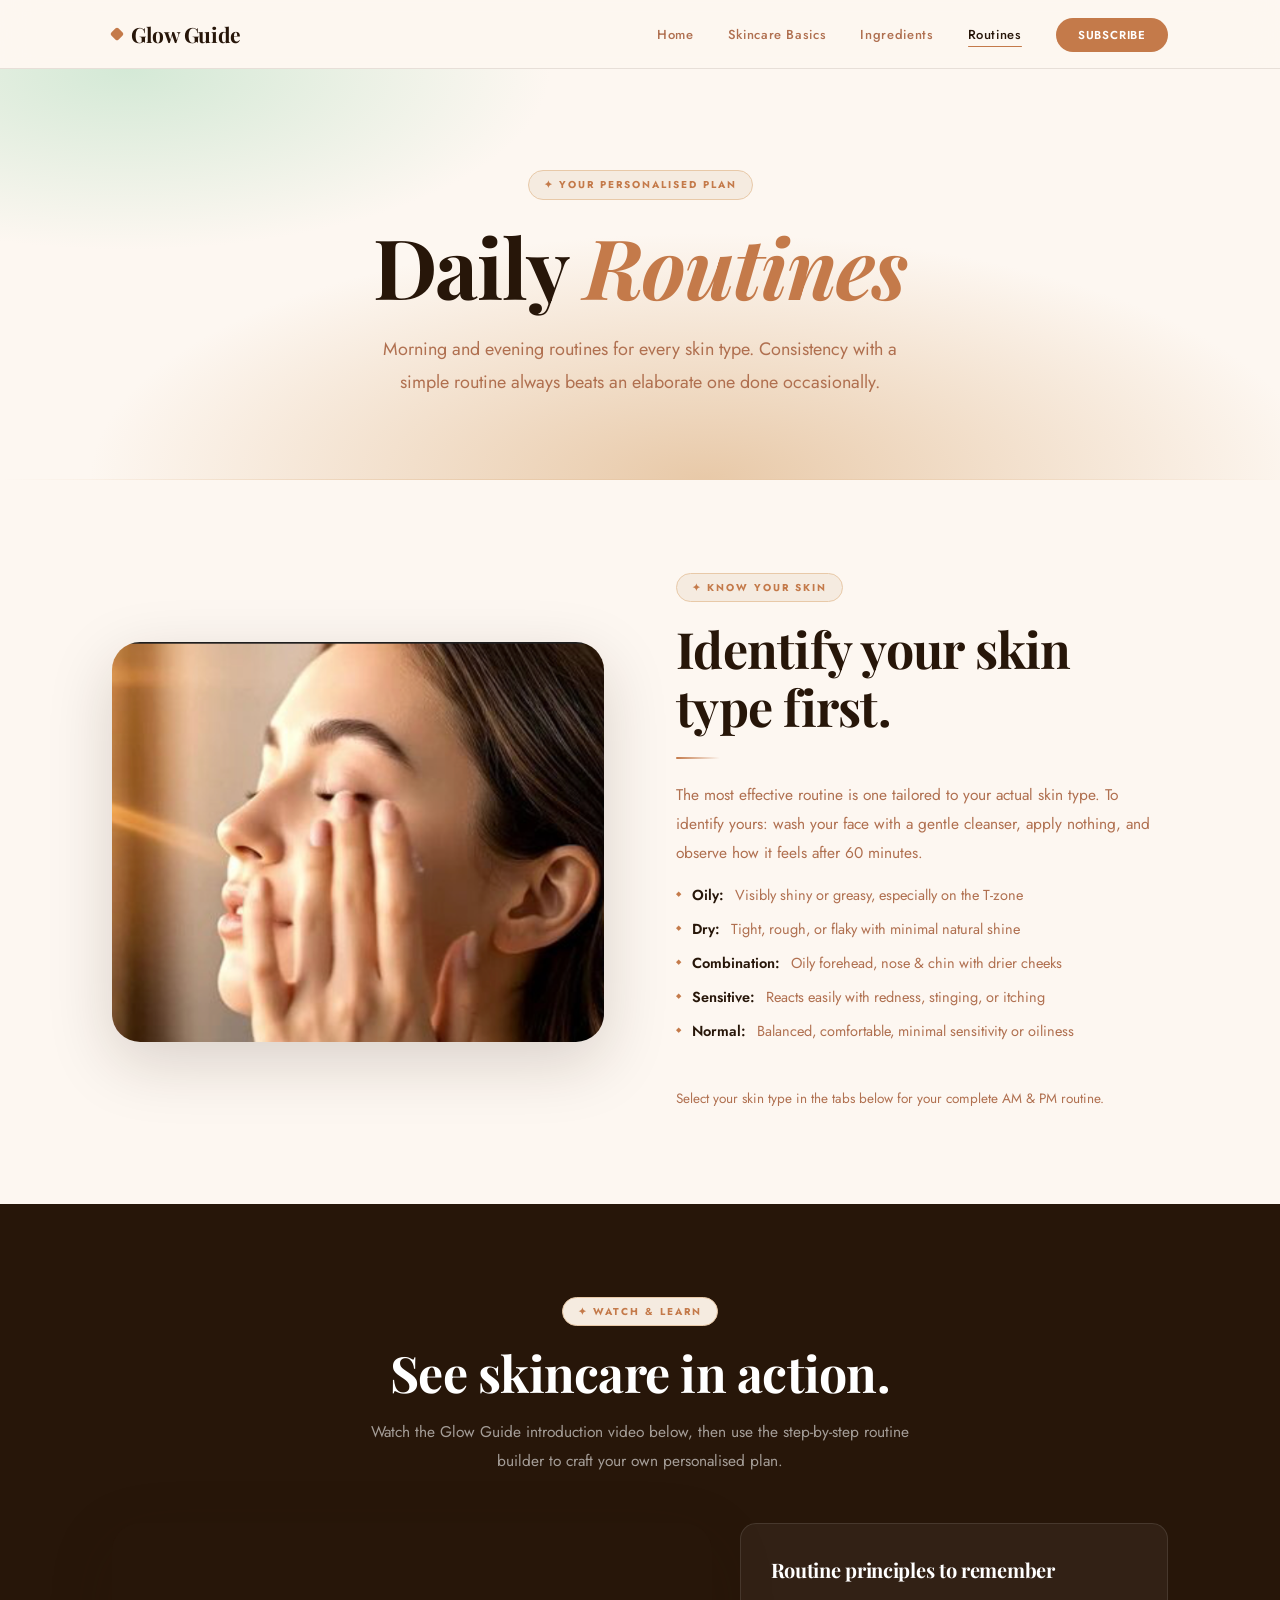
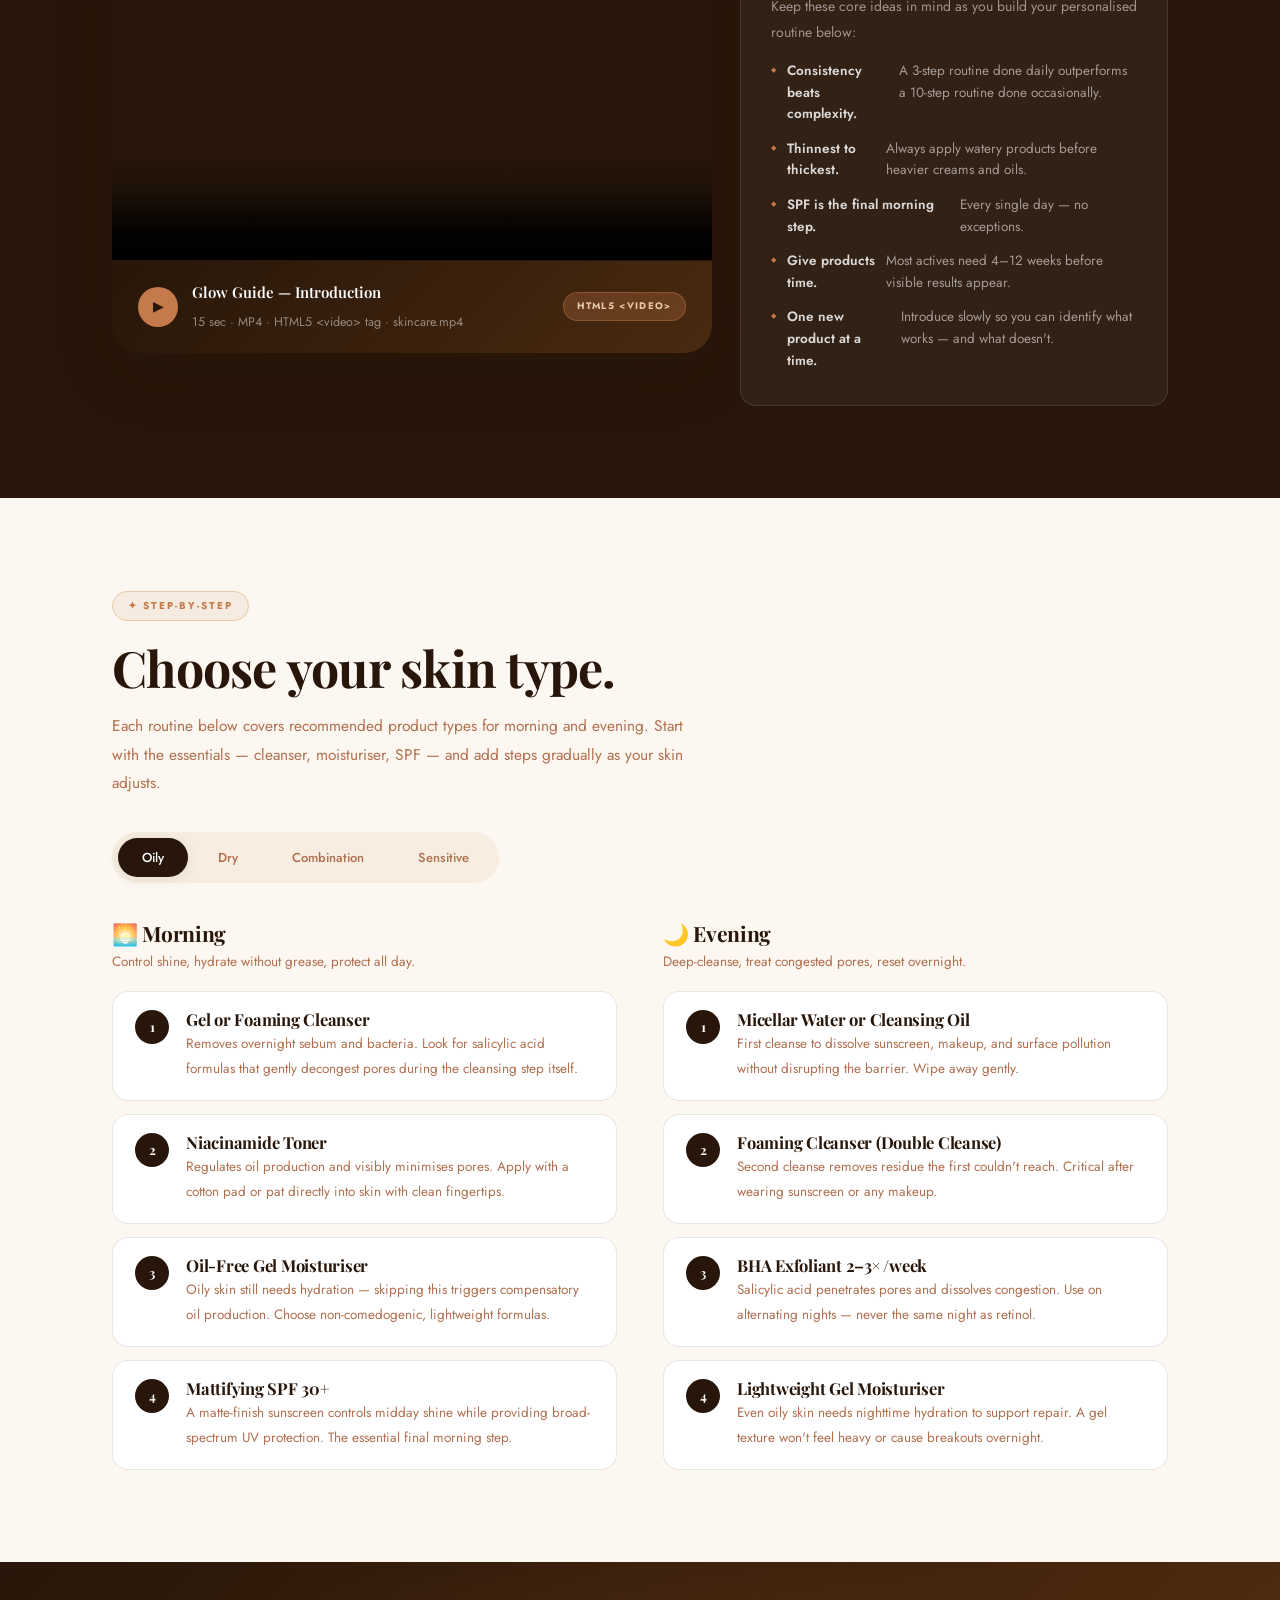
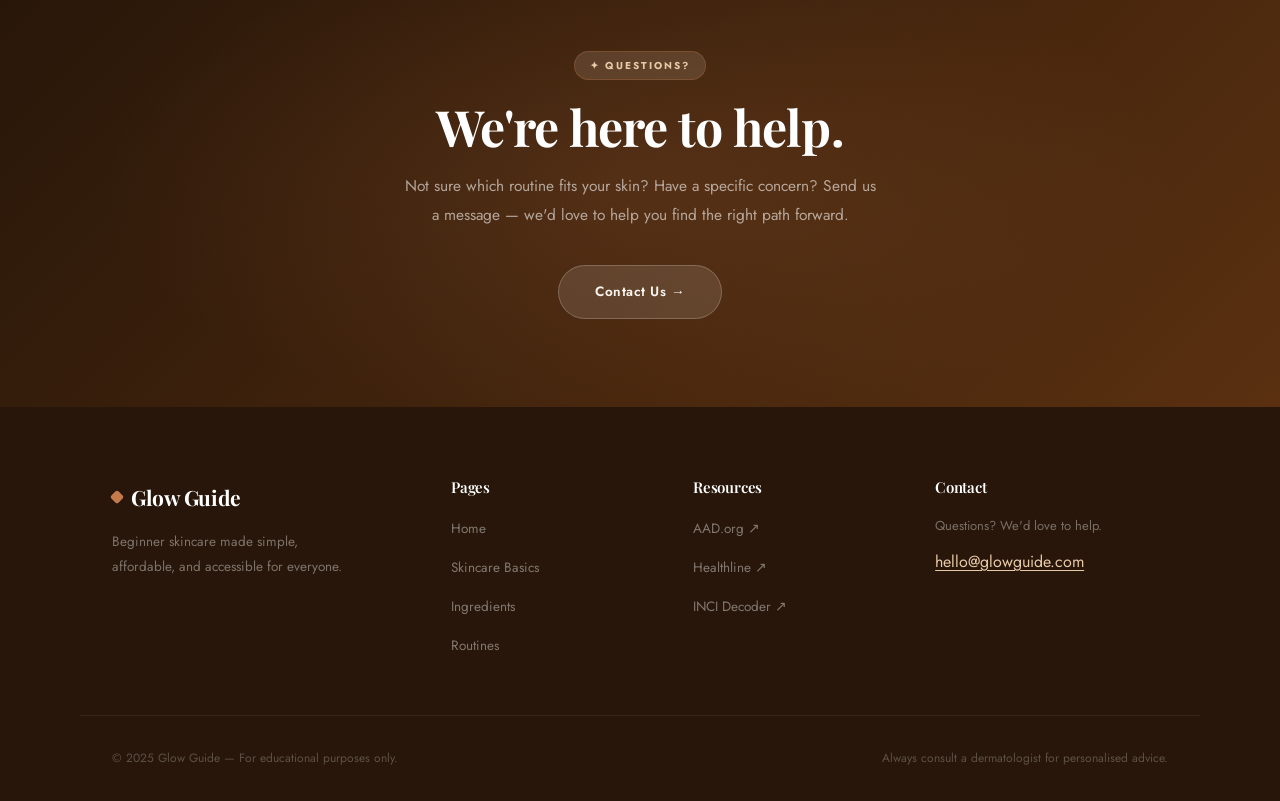
<file: routines.html>
<!DOCTYPE html>
<html lang="en">
<head>
  <meta charset="UTF-8" />
  <meta name="viewport" content="width=device-width, initial-scale=1.0" />
  <meta name="description" content="Step-by-step morning and evening skincare routines for oily, dry, combination, and sensitive skin types. Beginner-friendly guides from Glow Guide." />
  <meta name="keywords" content="skincare routine, morning routine, evening routine, oily skin, dry skin, sensitive skin, combination skin, AM PM skincare, beginner routine" />
  <meta name="author" content="Glow Guide" />
  <title>Skincare Routines — Glow Guide</title>
  <link href="https://fonts.googleapis.com/css2?family=Playfair+Display:ital,wght@0,600;0,700;1,400;1,600&family=Jost:wght@300;400;500;600&display=swap" rel="stylesheet" />
  <link rel="stylesheet" href="style.css" />
</head>
<body>

<!-- ══════════════ HEADER ══════════════ -->
<header id="hdr">
  <div class="hdr">
    <a href="index.html" class="logo"><span class="logo-gem"></span>Glow Guide</a>
    <nav>
      <ul id="nav-list">
        <li><a href="index.html">Home</a></li>
        <li><a href="basics.html">Skincare Basics</a></li>
        <li><a href="ingredients.html">Ingredients</a></li>
        <li><a href="routines.html" class="active">Routines</a></li>
        <li><a href="index.html#subscribe" class="nav-pill">Subscribe</a></li>
      </ul>
    </nav>
    <button class="nav-toggle" onclick="toggleNav()" aria-label="Toggle menu">☰</button>
  </div>
</header>

<!-- ══════════════ MAIN ══════════════ -->
<main>

  <!-- PAGE HERO -->
  <div class="pg-hero">
    <span class="chip">✦ Your Personalised Plan</span>
    <h1>Daily <em>Routines</em></h1>
    <p>Morning and evening routines for every skin type. Consistency with a simple routine always beats an elaborate one done occasionally.</p>
  </div>

  <!-- FIND YOUR TYPE ───────────────────────────── -->
  <section class="sec">
    <div class="wrap two-col">
      <div>
        <img
          src="routines_image.png"
          alt="Person applying moisturiser with a gentle, upward motion in soft morning light"
          width="700" height="400"
          loading="lazy"
        />
      </div>
      <div>
        <span class="chip">✦ Know Your Skin</span>
        <h2>Identify your skin type first.</h2>
        <hr class="rule" />
        <p>The most effective routine is one tailored to your actual skin type. To identify yours: wash your face with a gentle cleanser, apply nothing, and observe how it feels after 60 minutes.</p>
        <ul>
          <li><strong>Oily:</strong> Visibly shiny or greasy, especially on the T-zone</li>
          <li><strong>Dry:</strong> Tight, rough, or flaky with minimal natural shine</li>
          <li><strong>Combination:</strong> Oily forehead, nose &amp; chin with drier cheeks</li>
          <li><strong>Sensitive:</strong> Reacts easily with redness, stinging, or itching</li>
          <li><strong>Normal:</strong> Balanced, comfortable, minimal sensitivity or oiliness</li>
        </ul>
        <br />
        <p style="font-size:13.5px;">Select your skin type in the tabs below for your complete AM &amp; PM routine.</p>
      </div>
    </div>
  </section>

  <!-- ════════════════════════════════════════
       VIDEO SECTION
       HTML5 <video> tag — REQUIRED ELEMENT
       File: skincare.mp4 (same folder as this HTML file)
       Duration: 15 seconds | Size: ~1.5 MB | Format: MP4 H.264
       Created specifically for this project
  ════════════════════════════════════════ -->
  <section class="sec-dk" id="video">
    <div class="wrap">
      <div class="center" style="margin-bottom:0;">
        <span class="chip">✦ Watch &amp; Learn</span>
        <h2 style="color:var(--white);">See skincare in action.</h2>
        <p style="max-width:540px;margin:0 auto 0;color:rgba(255,255,255,.58);">
          Watch the Glow Guide introduction video below, then use the step-by-step routine builder to craft your own personalised plan.
        </p>
      </div>

      <!-- Video + side panel layout -->
      <div style="display:grid;grid-template-columns:1.4fr 1fr;gap:28px;margin-top:48px;align-items:start;">

        <!--
          ★ HTML5 <video> TAG  (required element for this assignment) ★
          The <video> element embeds the file skincare.mp4 directly.
          No YouTube or external service is used.
          A poster image is shown before the user presses play.
        -->
        <div class="vid-shell" style="margin:0;max-width:100%;">
          <video
            controls
            preload="metadata"
            poster="https://images.unsplash.com/photo-1556228578-0d85b1a4d571?w=860&auto=format&fit=crop&q=70"
            aria-label="Glow Guide skincare introduction video — 15 seconds"
          >
            <source src="skincare.mp4" type="video/mp4" />
            <!-- Fallback text for browsers that do not support HTML5 video -->
            <p>Your browser does not support the HTML5 video element.
               Please <a href="skincare.mp4" style="color:var(--terra-lt);">download the video</a> to watch it.</p>
          </video>
          <div class="vid-bar">
            <div class="vid-play-icon">▶</div>
            <div class="vid-meta">
              <strong>Glow Guide — Introduction</strong>
              <span>15 sec · MP4 · HTML5 &lt;video&gt; tag · skincare.mp4</span>
            </div>
            <span class="vid-tag">HTML5 &lt;video&gt;</span>
          </div>
        </div>

        <!-- Side panel with tips -->
        <div class="vid-aside">
          <h3>Routine principles to remember</h3>
          <p>Keep these core ideas in mind as you build your personalised routine below:</p>
          <ul>
            <li><strong>Consistency beats complexity.</strong> A 3-step routine done daily outperforms a 10-step routine done occasionally.</li>
            <li><strong>Thinnest to thickest.</strong> Always apply watery products before heavier creams and oils.</li>
            <li><strong>SPF is the final morning step.</strong> Every single day — no exceptions.</li>
            <li><strong>Give products time.</strong> Most actives need 4–12 weeks before visible results appear.</li>
            <li><strong>One new product at a time.</strong> Introduce slowly so you can identify what works — and what doesn't.</li>
          </ul>
        </div>

      </div>
    </div>
  </section>

  <!-- TABBED ROUTINES ──────────────────────────── -->
  <section class="sec">
    <div class="wrap">
      <span class="chip">✦ Step-by-Step</span>
      <h2>Choose your skin type.</h2>
      <p style="max-width:580px;margin-bottom:34px;">
        Each routine below covers recommended product types for morning and evening. Start with the essentials — cleanser, moisturiser, SPF — and add steps gradually as your skin adjusts.
      </p>

      <div class="tab-row" role="tablist">
        <button class="tab-btn active" onclick="showTab('oily',this)" role="tab" aria-selected="true">Oily</button>
        <button class="tab-btn" onclick="showTab('dry',this)"       role="tab">Dry</button>
        <button class="tab-btn" onclick="showTab('combo',this)"     role="tab">Combination</button>
        <button class="tab-btn" onclick="showTab('sens',this)"      role="tab">Sensitive</button>
      </div>

      <!-- OILY -->
      <div class="tab-panel active" id="tab-oily" role="tabpanel">
        <div class="r-cols">
          <div>
            <h3>🌅 Morning</h3>
            <p class="r-sub">Control shine, hydrate without grease, protect all day.</p>
            <div class="step-list">
              <div class="step-item">
                <div class="step-n">1</div>
                <div class="step-txt"><h4>Gel or Foaming Cleanser</h4><p>Removes overnight sebum and bacteria. Look for salicylic acid formulas that gently decongest pores during the cleansing step itself.</p></div>
              </div>
              <div class="step-item">
                <div class="step-n">2</div>
                <div class="step-txt"><h4>Niacinamide Toner</h4><p>Regulates oil production and visibly minimises pores. Apply with a cotton pad or pat directly into skin with clean fingertips.</p></div>
              </div>
              <div class="step-item">
                <div class="step-n">3</div>
                <div class="step-txt"><h4>Oil-Free Gel Moisturiser</h4><p>Oily skin still needs hydration — skipping this triggers compensatory oil production. Choose non-comedogenic, lightweight formulas.</p></div>
              </div>
              <div class="step-item">
                <div class="step-n">4</div>
                <div class="step-txt"><h4>Mattifying SPF 30+</h4><p>A matte-finish sunscreen controls midday shine while providing broad-spectrum UV protection. The essential final morning step.</p></div>
              </div>
            </div>
          </div>
          <div>
            <h3>🌙 Evening</h3>
            <p class="r-sub">Deep-cleanse, treat congested pores, reset overnight.</p>
            <div class="step-list">
              <div class="step-item">
                <div class="step-n">1</div>
                <div class="step-txt"><h4>Micellar Water or Cleansing Oil</h4><p>First cleanse to dissolve sunscreen, makeup, and surface pollution without disrupting the barrier. Wipe away gently.</p></div>
              </div>
              <div class="step-item">
                <div class="step-n">2</div>
                <div class="step-txt"><h4>Foaming Cleanser (Double Cleanse)</h4><p>Second cleanse removes residue the first couldn't reach. Critical after wearing sunscreen or any makeup.</p></div>
              </div>
              <div class="step-item">
                <div class="step-n">3</div>
                <div class="step-txt"><h4>BHA Exfoliant 2–3× /week</h4><p>Salicylic acid penetrates pores and dissolves congestion. Use on alternating nights — never the same night as retinol.</p></div>
              </div>
              <div class="step-item">
                <div class="step-n">4</div>
                <div class="step-txt"><h4>Lightweight Gel Moisturiser</h4><p>Even oily skin needs nighttime hydration to support repair. A gel texture won't feel heavy or cause breakouts overnight.</p></div>
              </div>
            </div>
          </div>
        </div>
      </div>

      <!-- DRY -->
      <div class="tab-panel" id="tab-dry" role="tabpanel">
        <div class="r-cols">
          <div>
            <h3>🌅 Morning</h3>
            <p class="r-sub">Layer hydration and seal it in with rich, nourishing formulas.</p>
            <div class="step-list">
              <div class="step-item"><div class="step-n">1</div><div class="step-txt"><h4>Creamy or Milky Cleanser</h4><p>Cleans without stripping the little natural oil dry skin has. Avoid foaming formulas that leave skin feeling uncomfortably tight.</p></div></div>
              <div class="step-item"><div class="step-n">2</div><div class="step-txt"><h4>Hydrating Toner or Essence</h4><p>Layer lightweight moisture before heavier products. Pat in gently — never wipe — to avoid further irritation.</p></div></div>
              <div class="step-item"><div class="step-n">3</div><div class="step-txt"><h4>Hyaluronic Acid Serum</h4><p>Apply to damp skin and follow immediately with moisturiser to seal the hydration in. Skipping the moisturiser negates this step for dry skin.</p></div></div>
              <div class="step-item"><div class="step-n">4</div><div class="step-txt"><h4>Rich Cream Moisturiser</h4><p>Look for ceramides, shea butter, or squalane. Cream formulas seal in previous layers and provide long-lasting comfort throughout the day.</p></div></div>
              <div class="step-item"><div class="step-n">5</div><div class="step-txt"><h4>Hydrating SPF 50</h4><p>Choose a dewy or moisturising sunscreen formula — not matte, which can highlight dry patches and cause flaking.</p></div></div>
            </div>
          </div>
          <div>
            <h3>🌙 Evening</h3>
            <p class="r-sub">Deep nourishment and overnight barrier repair.</p>
            <div class="step-list">
              <div class="step-item"><div class="step-n">1</div><div class="step-txt"><h4>Gentle Oil-Based Cleanser</h4><p>Melts away sunscreen and makeup while nourishing dry skin rather than stripping it. Far less drying than foaming cleansers for this type.</p></div></div>
              <div class="step-item"><div class="step-n">2</div><div class="step-txt"><h4>Hydrating Toner</h4><p>Glycerin or HA-rich toner patted in while skin is still slightly damp from cleansing maximises hydration absorption.</p></div></div>
              <div class="step-item"><div class="step-n">3</div><div class="step-txt"><h4>Ceramide or Peptide Serum</h4><p>Rebuild and repair the barrier as you sleep. Peptides stimulate collagen; ceramides replenish the protective lipid layer.</p></div></div>
              <div class="step-item"><div class="step-n">4</div><div class="step-txt"><h4>Rich Night Cream or Sleeping Mask</h4><p>Seal everything in with a thick nourishing cream. Use an intensive sleeping mask 1–2× per week for a major hydration treatment.</p></div></div>
            </div>
          </div>
        </div>
      </div>

      <!-- COMBINATION -->
      <div class="tab-panel" id="tab-combo" role="tabpanel">
        <div class="r-cols">
          <div>
            <h3>🌅 Morning</h3>
            <p class="r-sub">Balance is the goal — hydrate without overloading oily zones.</p>
            <div class="step-list">
              <div class="step-item"><div class="step-n">1</div><div class="step-txt"><h4>Balancing Gel Cleanser</h4><p>Neither too stripping nor too rich — a balanced formula cleanses all zones without triggering either oiliness or tightness.</p></div></div>
              <div class="step-item"><div class="step-n">2</div><div class="step-txt"><h4>Niacinamide Toner</h4><p>Addresses oiliness, pores, redness, and uneven tone simultaneously — niacinamide's versatility makes it ideal for combination skin's multiple needs.</p></div></div>
              <div class="step-item"><div class="step-n">3</div><div class="step-txt"><h4>Medium-Weight Lotion Moisturiser</h4><p>Hydrates drier cheeks without overloading the T-zone. Avoid both heavy creams and ultra-light gels — a lightweight lotion is the sweet spot.</p></div></div>
              <div class="step-item"><div class="step-n">4</div><div class="step-txt"><h4>Balanced SPF 30+</h4><p>A fluid or lotion sunscreen formula works best — neither aggressively mattifying nor overly dewy.</p></div></div>
            </div>
          </div>
          <div>
            <h3>🌙 Evening</h3>
            <p class="r-sub">Customise by zone — richer on dry areas, lighter on oily.</p>
            <div class="step-list">
              <div class="step-item"><div class="step-n">1</div><div class="step-txt"><h4>Double Cleanse</h4><p>Micellar water followed by a gentle gel cleanser ensures thorough removal from all skin zones. Essential after wearing SPF or makeup.</p></div></div>
              <div class="step-item"><div class="step-n">2</div><div class="step-txt"><h4>Niacinamide Serum (All Over)</h4><p>Balances sebum, minimises pores, fades uneven tone, and calms redness — addressing all of combination skin's main concerns in one product.</p></div></div>
              <div class="step-item"><div class="step-n">3</div><div class="step-txt"><h4>Zone-Targeted Moisturiser</h4><p>Richer cream on cheeks, lighter gel on the T-zone. This personalised approach gives each zone exactly what it needs — nothing more, nothing less.</p></div></div>
            </div>
          </div>
        </div>
      </div>

      <!-- SENSITIVE -->
      <div class="tab-panel" id="tab-sens" role="tabpanel">
        <div class="r-cols">
          <div>
            <h3>🌅 Morning</h3>
            <p class="r-sub">Fewer ingredients, gentler formulas, fragrance-free everything.</p>
            <div class="step-list">
              <div class="step-item"><div class="step-n">1</div><div class="step-txt"><h4>Fragrance-Free Cream Cleanser</h4><p>Foaming cleansers frequently trigger sensitive skin. A fragrance-free cream or gentle micellar water is far less likely to cause a reaction.</p></div></div>
              <div class="step-item"><div class="step-n">2</div><div class="step-txt"><h4>Calming Toner or Essence</h4><p>Look for centella asiatica, aloe vera, allantoin, or panthenol — all clinically proven to reduce redness and calm inflammation effectively.</p></div></div>
              <div class="step-item"><div class="step-n">3</div><div class="step-txt"><h4>Simple Ceramide Moisturiser</h4><p>Fewer ingredients means lower reaction risk. Fragrance-free, ceramide-rich formulas are the gold standard for sensitive and reactive skin.</p></div></div>
              <div class="step-item"><div class="step-n">4</div><div class="step-txt"><h4>Mineral SPF 30+ (Zinc Oxide)</h4><p>Physical sunscreens sit on the skin surface rather than absorbing into it, making them far less irritating than chemical UV filters for sensitive types.</p></div></div>
            </div>
          </div>
          <div>
            <h3>🌙 Evening</h3>
            <p class="r-sub">Minimal steps, maximum gentleness — let skin recover overnight.</p>
            <div class="step-list">
              <div class="step-item"><div class="step-n">1</div><div class="step-txt"><h4>Micellar Water (No-Rinse)</h4><p>A gentle micellar water is often all sensitive skin needs at night. No harsh rubbing, no surfactant-heavy formulas, no unnecessary friction.</p></div></div>
              <div class="step-item"><div class="step-n">2</div><div class="step-txt"><h4>Calming Serum</h4><p>Centella asiatica or panthenol (Vitamin B5) actively support overnight skin healing and help reduce redness from the day's environmental exposure.</p></div></div>
              <div class="step-item"><div class="step-n">3</div><div class="step-txt"><h4>Fragrance-Free Night Moisturiser</h4><p>Keep the ingredient list short and simple. Always patch test any new product on your inner arm before applying to your full face.</p></div></div>
            </div>
          </div>
        </div>
      </div>

    </div>
  </section>

  <!-- CTA -->
  <div class="cta-dk">
    <div class="wrap">
      <span class="chip">✦ Questions?</span>
      <h2>We're here to help.</h2>
      <p>Not sure which routine fits your skin? Have a specific concern? Send us a message — we'd love to help you find the right path forward.</p>
      <a href="index.html#subscribe" class="btn btn-ghost">Contact Us →</a>
    </div>
  </div>

</main>

<!-- ══════════════ FOOTER ══════════════ -->
<footer>
  <div class="ftr-grid">
    <div class="ftr-brand">
      <div class="logo"><span class="logo-gem"></span>Glow Guide</div>
      <p>Beginner skincare made simple, affordable, and accessible for everyone.</p>
    </div>
    <div class="ftr-col">
      <h4>Pages</h4>
      <ul>
        <li><a href="index.html">Home</a></li>
        <li><a href="basics.html">Skincare Basics</a></li>
        <li><a href="ingredients.html">Ingredients</a></li>
        <li><a href="routines.html">Routines</a></li>
      </ul>
    </div>
    <div class="ftr-col">
      <h4>Resources</h4>
      <ul>
        <li><a href="https://www.aad.org" target="_blank" rel="noopener">AAD.org ↗</a></li>
        <li><a href="https://www.healthline.com/health/beauty-skin-care" target="_blank" rel="noopener">Healthline ↗</a></li>
        <li><a href="https://incidecoder.com" target="_blank" rel="noopener">INCI Decoder ↗</a></li>
      </ul>
    </div>
    <div class="ftr-col ftr-email">
      <h4>Contact</h4>
      <p style="font-size:13px;color:rgba(255,255,255,.38);margin-bottom:10px;">Questions? We'd love to help.</p>
      <a href="mailto:hello@glowguide.com">hello@glowguide.com</a>
    </div>
  </div>
  <div class="ftr-bottom">
    <span>© 2025 Glow Guide — For educational purposes only.</span>
    <span>Always consult a dermatologist for personalised advice.</span>
  </div>
</footer>

<script src="script.js"></script>
</body>
</html>
</file>
<file: style.css>
/* ================================================================
   GLOW GUIDE  ·  style.css  ·  External Stylesheet
   Color palette generated via realtimecolors.com
   ================================================================ */

/* ── CSS Custom Properties (color scheme) ───────────────────────── */
:root {
  --bg:           #fdf7f1;
  --bg-card:      #ffffff;
  --bg-soft:      #f7ede1;
  --bark:         #271609;
  --bark-mid:     #7a4a28;
  --bark-lt:      #b07050;
  --terra:        #c47a4a;
  --terra-lt:     #e8c9a8;
  --terra-pale:   #f5ebe0;
  --sage:         #5e8c64;
  --sage-lt:      #d4e9d6;
  --white:        #ffffff;
  --border:       rgba(39,22,9,.10);
  --shadow-s:     0 2px 14px rgba(39,22,9,.08);
  --shadow-m:     0 8px 40px rgba(39,22,9,.13);
  --shadow-l:     0 20px 64px rgba(39,22,9,.17);
  --serif:        'Playfair Display', Georgia, serif;
  --sans:         'Jost', 'Helvetica Neue', sans-serif;
  --ease:         cubic-bezier(.4,0,.2,1);
  --r-sm:         8px;
  --r:            16px;
  --r-lg:         28px;
}

/* ── Reset ───────────────────────────────────────────────────────── */
*, *::before, *::after { box-sizing: border-box; margin: 0; padding: 0; }
html { scroll-behavior: smooth; }
body {
  font-family: var(--sans);
  background: var(--bg);
  color: var(--bark);
  line-height: 1.75;
  overflow-x: hidden;
  -webkit-font-smoothing: antialiased;
}
a    { color: inherit; text-decoration: none; }
ul   { list-style: none; }
img  { max-width: 100%; height: auto; display: block; }
button { cursor: pointer; font-family: inherit; }

/* ================================================================
   SELECTOR 1 · TYPOGRAPHY
   ================================================================ */
h1, h2, h3, h4 {
  font-family: var(--serif);
  font-weight: 700;
  line-height: 1.15;
  color: var(--bark);
  letter-spacing: -.015em;
}
h1  { font-size: clamp(42px, 6.5vw, 86px); }
h2  { font-size: clamp(28px, 4vw, 50px); margin-bottom: 16px; }
h3  { font-size: clamp(18px, 2.5vw, 24px); margin-bottom: 10px; }
h4  { font-size: 16px; font-weight: 600; }
em  { font-style: italic; color: var(--terra); font-family: var(--serif); }
p   { font-size: 15.5px; color: var(--bark-lt); line-height: 1.85; margin-bottom: 15px; }
p:last-child { margin-bottom: 0; }
strong { color: var(--bark); font-weight: 600; }

/* ================================================================
   SELECTOR 2 · LAYOUT HELPERS
   ================================================================ */
.wrap   { max-width: 1120px; margin: 0 auto; padding: 0 32px; }
.sec    { padding: 92px 0; }
.sec-w  { padding: 92px 0; background: var(--white); }
.sec-dk { padding: 92px 0; background: var(--bark); }
.center { text-align: center; }
.chip {
  display: inline-flex;
  align-items: center;
  gap: 6px;
  font-size: 10px;
  font-weight: 700;
  letter-spacing: .2em;
  text-transform: uppercase;
  color: var(--terra);
  background: var(--terra-pale);
  border: 1px solid var(--terra-lt);
  padding: 5px 15px;
  border-radius: 40px;
  margin-bottom: 18px;
}
.rule {
  width: 44px; height: 2px;
  background: linear-gradient(90deg, var(--terra), transparent);
  border: none;
  margin: 22px 0;
  border-radius: 2px;
}

/* ================================================================
   SELECTOR 3 · HEADER
   ================================================================ */
header {
  position: sticky;
  top: 0;
  z-index: 500;
  background: rgba(253,247,241,.94);
  backdrop-filter: blur(18px) saturate(1.5);
  -webkit-backdrop-filter: blur(18px);
  border-bottom: 1px solid var(--border);
  transition: box-shadow .3s var(--ease);
}
header.scrolled { box-shadow: var(--shadow-s); }
.hdr {
  max-width: 1120px;
  margin: 0 auto;
  padding: 0 32px;
  height: 68px;
  display: flex;
  align-items: center;
  justify-content: space-between;
}

/* ================================================================
   SELECTOR 4 · LOGO
   ================================================================ */
.logo {
  display: flex;
  align-items: center;
  gap: 9px;
  font-family: var(--serif);
  font-size: 21px;
  font-weight: 700;
  color: var(--bark);
  letter-spacing: -.02em;
}
.logo-gem {
  width: 10px; height: 10px;
  background: var(--terra);
  border-radius: 2px;
  transform: rotate(45deg);
  flex-shrink: 0;
}

/* ================================================================
   SELECTOR 5 · NAV
   ================================================================ */
nav ul {
  display: flex;
  align-items: center;
  gap: 34px;
}
nav ul li a {
  font-size: 13px;
  font-weight: 500;
  letter-spacing: .05em;
  color: var(--bark-lt);
  position: relative;
  padding-bottom: 3px;
  transition: color .25s var(--ease);
}
nav ul li a::after {
  content: '';
  position: absolute;
  bottom: 0; left: 0;
  width: 0; height: 1.5px;
  background: var(--terra);
  border-radius: 2px;
  transition: width .28s var(--ease);
}
nav ul li a:hover,
nav ul li a.active { color: var(--bark); }
nav ul li a:hover::after,
nav ul li a.active::after { width: 100%; }

.nav-pill {
  font-size: 11.5px !important;
  font-weight: 600 !important;
  letter-spacing: .07em !important;
  text-transform: uppercase;
  color: var(--white) !important;
  background: var(--terra);
  padding: 9px 22px;
  border-radius: 50px;
  transition: background .25s var(--ease), transform .2s !important;
}
.nav-pill::after { display: none !important; }
.nav-pill:hover  { background: var(--bark-mid) !important; transform: translateY(-1px); }

.nav-toggle {
  display: none;
  background: none;
  border: none;
  font-size: 22px;
  color: var(--bark);
}

/* ================================================================
   SELECTOR 6 · FOOTER
   ================================================================ */
footer {
  background: var(--bark);
  padding: 72px 0 32px;
}
.ftr-grid {
  max-width: 1120px;
  margin: 0 auto;
  padding: 0 32px 56px;
  display: grid;
  grid-template-columns: 1.5fr 1fr 1fr 1.2fr;
  gap: 48px;
  border-bottom: 1px solid rgba(255,255,255,.07);
  margin-bottom: 32px;
}
.ftr-brand .logo  { color: var(--white); margin-bottom: 14px; }
.ftr-brand p      { font-size: 13.5px; color: rgba(255,255,255,.4); max-width: 230px; }
.ftr-col h4       { font-family: var(--serif); font-size: 15px; color: var(--white); margin-bottom: 18px; font-weight: 600; }
.ftr-col ul       { display: flex; flex-direction: column; gap: 11px; }
.ftr-col ul li a  { font-size: 13.5px; color: rgba(255,255,255,.42); transition: color .25s; }
.ftr-col ul li a:hover { color: var(--terra-lt); }
.ftr-email a      { color: var(--terra-lt); text-decoration: underline; text-underline-offset: 3px; }
.ftr-email a:hover { color: var(--white); }
.ftr-bottom {
  max-width: 1120px;
  margin: 0 auto;
  padding: 0 32px;
  display: flex;
  justify-content: space-between;
  align-items: center;
  font-size: 12px;
  color: rgba(255,255,255,.25);
}

/* ================================================================
   SELECTOR 7 · BUTTONS
   ================================================================ */
.btn {
  display: inline-flex;
  align-items: center;
  gap: 8px;
  font-family: var(--sans);
  font-size: 13.5px;
  font-weight: 600;
  letter-spacing: .04em;
  border-radius: 50px;
  padding: 14px 36px;
  border: none;
  cursor: pointer;
  transition: background .28s var(--ease), transform .2s var(--ease), box-shadow .28s var(--ease);
  white-space: nowrap;
}
.btn-fill    { background: var(--terra); color: var(--white); }
.btn-fill:hover { background: var(--bark-mid); transform: translateY(-2px); box-shadow: 0 8px 26px rgba(196,122,74,.4); }
.btn-stroke  { background: transparent; color: var(--terra); border: 1.5px solid var(--terra); }
.btn-stroke:hover { background: var(--terra); color: var(--white); transform: translateY(-2px); }
.btn-ghost   { background: rgba(255,255,255,.12); color: var(--white); border: 1.5px solid rgba(255,255,255,.22); }
.btn-ghost:hover { background: rgba(255,255,255,.24); transform: translateY(-2px); }

/* ================================================================
   SELECTOR 8 · HERO
   ================================================================ */
.hero {
  position: relative;
  min-height: 92vh;
  display: flex;
  align-items: center;
  overflow: hidden;
  background: var(--bg);
}
.hero-wash {
  position: absolute; inset: 0; pointer-events: none;
  background:
    radial-gradient(ellipse 72% 88% at 78% 54%, var(--terra-lt) 0%, transparent 62%),
    radial-gradient(ellipse 55% 62% at 14% 22%, var(--sage-lt)  0%, transparent 58%),
    radial-gradient(ellipse 45% 52% at 88% 8%,  var(--bg-soft)  0%, transparent 55%);
}
.hero-orbs { position: absolute; inset: 0; overflow: hidden; pointer-events: none; }
.orb {
  position: absolute;
  border-radius: 50%;
  animation: orbFloat var(--t,9s) ease-in-out infinite;
  animation-delay: var(--d,0s);
}
.o1 { width:420px;height:420px; background:radial-gradient(circle,var(--terra-lt),transparent 72%); top:-60px; right:6%; opacity:.75; --t:10s; }
.o2 { width:260px;height:260px; background:radial-gradient(circle,var(--sage-lt), transparent 72%); top:18%; right:24%; opacity:.6; --t:13s; --d:3s; }
.o3 { width:130px;height:130px; background:radial-gradient(circle,var(--terra),   transparent 72%); bottom:22%; right:14%; opacity:.22; --t:8s; --d:1.5s; }
.hero-txt  { position:relative; z-index:2; max-width:580px; animation:riseIn .9s var(--ease) both; }
.eyebrow   {
  display:inline-flex; align-items:center; gap:9px;
  font-size:11px; font-weight:700; letter-spacing:.22em; text-transform:uppercase;
  color:var(--terra); margin-bottom:20px;
}
.eyebrow::before, .eyebrow::after { content:'◆'; font-size:6px; opacity:.7; }
.hero-title { margin-bottom:22px; }
.hero-title .italic-line { display:block; font-style:italic; color:var(--terra); }
.hero-sub   { font-size:17.5px; max-width:450px; margin-bottom:38px; }
.hero-acts  { display:flex; align-items:center; gap:14px; flex-wrap:wrap; margin-bottom:30px; }
.hero-note  { font-size:12.5px; color:var(--bark-lt); }
.hero-note strong { color:var(--bark); }

/* ================================================================
   SELECTOR 9 · PAGE HERO (inner pages)
   ================================================================ */
.pg-hero {
  position: relative;
  overflow: hidden;
  padding: 100px 32px 80px;
  text-align: center;
  background:
    radial-gradient(ellipse 80% 100% at 55% 100%, var(--terra-lt) 0%, transparent 60%),
    radial-gradient(ellipse 60% 80%  at 10% 0%,   var(--sage-lt)  0%, transparent 55%),
    var(--bg);
}
.pg-hero::after {
  content: '';
  position: absolute;
  bottom: 0; left: 0; right: 0;
  height: 1px;
  background: linear-gradient(90deg, transparent, var(--terra-lt) 50%, transparent);
}
.pg-hero h1 { margin-bottom: 20px; }
.pg-hero p  { font-size: 18px; max-width: 540px; margin: 0 auto; }

/* ================================================================
   SELECTOR 10 · TICKER
   ================================================================ */
.ticker { background:var(--bark); padding:13px 0; overflow:hidden; white-space:nowrap; }
.ticker-rail { display:inline-flex; animation:tickerScroll 24s linear infinite; }
.ticker-item {
  display:inline-flex; align-items:center; gap:22px;
  padding:0 28px;
  font-size:11px; font-weight:500; letter-spacing:.18em; text-transform:uppercase;
  color:rgba(255,255,255,.5);
}
.ticker-item::after { content:'◆'; color:var(--terra); font-size:6px; }

/* ================================================================
   SELECTOR 11 · CARDS
   ================================================================ */
.card-grid { display:grid; grid-template-columns:repeat(auto-fit,minmax(228px,1fr)); gap:22px; margin-top:48px; }
.card {
  background: var(--bg-card);
  border: 1px solid var(--border);
  border-radius: var(--r);
  padding: 36px 26px;
  position: relative;
  overflow: hidden;
  transition: transform .3s var(--ease), box-shadow .3s var(--ease), border-color .3s var(--ease);
}
.card::before {
  content:'';
  position:absolute; top:0; left:0; right:0; height:3px;
  background:linear-gradient(90deg,var(--terra),var(--terra-lt));
  transform:scaleX(0); transform-origin:left;
  transition:transform .35s var(--ease);
}
.card:hover { transform:translateY(-6px); box-shadow:var(--shadow-m); border-color:var(--terra-lt); }
.card:hover::before { transform:scaleX(1); }
.card-ico  { font-size:38px; display:block; margin-bottom:18px; }
.card h3   { margin-bottom:11px; }
.card p    { font-size:14.5px; }

/* ================================================================
   SELECTOR 12 · TABLE
   ================================================================ */
.tbl-wrap { overflow-x:auto; border-radius:var(--r); border:1px solid var(--border); box-shadow:var(--shadow-m); margin-top:44px; }
table { width:100%; border-collapse:collapse; font-size:14.5px; background:var(--white); }
caption {
  padding:16px 22px 13px;
  font-family:var(--serif); font-style:italic; font-size:15.5px;
  color:var(--bark-lt); background:var(--bg-soft);
  border-bottom:1px solid var(--border);
  text-align:left; caption-side:top;
}
thead { background:var(--bark); }
thead th {
  padding:15px 20px;
  font-family:var(--sans); font-size:10.5px; font-weight:600;
  letter-spacing:.15em; text-transform:uppercase;
  color:rgba(255,255,255,.72); text-align:left;
}
tbody tr { border-bottom:1px solid var(--border); transition:background .2s; }
tbody tr:last-child { border-bottom:none; }
tbody tr:hover { background:var(--terra-pale); }
tbody td { padding:15px 20px; color:var(--bark-lt); vertical-align:top; line-height:1.65; }
tbody td:first-child { font-family:var(--serif); font-size:16px; color:var(--bark); font-weight:600; }
.badge {
  display:inline-block; font-size:10px; font-weight:700;
  letter-spacing:.07em; text-transform:uppercase;
  padding:3px 11px; border-radius:40px;
}
.badge-g { background:var(--sage-lt);  color:var(--sage); }
.badge-t { background:var(--terra-lt); color:var(--bark-mid); }
.badge-r { background:#fde8e8;         color:#b02020; }

/* ================================================================
   SELECTOR 13 · VIDEO BLOCK
   ================================================================ */
.vid-shell {
  max-width: 880px;
  margin: 52px auto 0;
  border-radius: var(--r-lg);
  overflow: hidden;
  box-shadow: var(--shadow-l);
  background: var(--bark);
  position: relative;
}
.vid-shell video {
  width: 100%;
  display: block;
  aspect-ratio: 16/9;
  object-fit: cover;
  background: var(--bark);
}
.vid-bar {
  display: flex;
  align-items: center;
  gap: 14px;
  padding: 18px 26px;
  background: linear-gradient(135deg, var(--bark) 0%, #4a2a10 100%);
}
.vid-play-icon {
  width: 40px; height: 40px;
  background: var(--terra);
  border-radius: 50%;
  display: flex; align-items: center; justify-content: center;
  font-size: 14px; flex-shrink: 0;
}
.vid-meta strong { display:block; font-size:15px; color:var(--white); font-family:var(--serif); margin-bottom:2px; }
.vid-meta span   { font-size:12.5px; color:rgba(255,255,255,.48); }
.vid-tag {
  margin-left: auto; flex-shrink: 0;
  font-size:9.5px; font-weight:700; letter-spacing:.14em; text-transform:uppercase;
  background:rgba(196,122,74,.28); color:var(--terra-lt);
  padding:5px 13px; border-radius:40px;
  border:1px solid rgba(196,122,74,.4);
}

/* ================================================================
   SELECTOR 14 · INGREDIENT CARDS
   ================================================================ */
.ing-grid { display:grid; grid-template-columns:repeat(auto-fit,minmax(295px,1fr)); gap:20px; margin-top:48px; }
.ing-card {
  background:var(--bg-card);
  border:1px solid var(--border);
  border-left:4px solid var(--terra);
  border-radius:var(--r);
  padding:28px 30px;
  transition:transform .28s var(--ease), box-shadow .28s var(--ease);
}
.ing-card:hover { transform:translateX(6px); box-shadow:var(--shadow-m); }
.ing-card .badge { margin-bottom:11px; display:inline-block; }
.ing-card h3 { font-size:20px; margin-bottom:9px; }
.ing-card p  { font-size:14px; }

/* ================================================================
   SELECTOR 15 · STEP ITEMS (Routines)
   ================================================================ */
.step-list { display:flex; flex-direction:column; gap:13px; }
.step-item {
  display:flex; gap:17px; align-items:flex-start;
  background:var(--bg-card); border:1px solid var(--border);
  border-radius:var(--r); padding:18px 22px;
  transition:border-color .25s, box-shadow .25s, transform .25s;
}
.step-item:hover { border-color:var(--terra-lt); box-shadow:var(--shadow-s); transform:translateX(4px); }
.step-n {
  min-width:34px; height:34px;
  background:var(--bark); color:var(--white);
  border-radius:50%;
  display:flex; align-items:center; justify-content:center;
  font-size:13px; font-weight:700; font-family:var(--serif);
  flex-shrink:0;
}
.step-txt h4 { font-family:var(--serif); font-size:16.5px; color:var(--bark); margin-bottom:3px; font-weight:700; }
.step-txt p  { font-size:13.5px; margin:0; }

/* ================================================================
   SELECTOR 16 · TAB BAR
   ================================================================ */
.tab-row {
  display:inline-flex; gap:6px;
  padding:6px; background:var(--bg-soft);
  border-radius:50px; flex-wrap:wrap;
  margin-bottom:38px;
}
.tab-btn {
  padding:10px 24px; border:none; border-radius:50px;
  background:transparent; font-size:13px; font-weight:500;
  color:var(--bark-lt);
  transition:background .25s var(--ease), color .25s var(--ease), box-shadow .25s var(--ease);
}
.tab-btn.active { background:var(--bark); color:var(--white); box-shadow:var(--shadow-s); }
.tab-btn:hover:not(.active) { background:rgba(39,22,9,.07); color:var(--bark); }
.tab-panel { display:none; }
.tab-panel.active { display:block; }

/* ================================================================
   SELECTOR 17 · NAV CARDS (home page)
   ================================================================ */
.nc-grid { display:grid; grid-template-columns:repeat(3,1fr); gap:22px; margin-top:52px; }
.nc {
  display:block; background:var(--bg-card);
  border:1px solid var(--border); border-radius:var(--r);
  padding:38px 30px 28px;
  position:relative; overflow:hidden;
  transition:transform .3s var(--ease), box-shadow .3s var(--ease);
}
.nc::after { content:'→'; position:absolute; bottom:26px; right:26px; font-size:20px; color:var(--terra); transition:transform .25s var(--ease); }
.nc:hover  { transform:translateY(-7px); box-shadow:var(--shadow-l); }
.nc:hover::after { transform:translateX(5px); }
.nc-n  { font-family:var(--serif); font-size:54px; font-weight:700; color:var(--terra-lt); line-height:1; display:block; margin-bottom:14px; }
.nc h3 { font-size:20px; margin-bottom:9px; }
.nc p  { font-size:14px; padding-bottom:24px; }

/* ================================================================
   SELECTOR 18 · TWO-COLUMN
   ================================================================ */
.two-col { display:grid; grid-template-columns:1fr 1fr; gap:72px; align-items:center; }
.two-col img { width:100%; height:400px; object-fit:cover; border-radius:var(--r-lg); box-shadow:var(--shadow-l); }
.two-col ul  { margin:16px 0; display:flex; flex-direction:column; gap:10px; }
.two-col ul li {
  display:flex; align-items:flex-start; gap:11px;
  font-size:14.5px; color:var(--bark-lt); line-height:1.65;
}
.two-col ul li::before { content:'◆'; color:var(--terra); font-size:7px; margin-top:6px; flex-shrink:0; }

/* ================================================================
   SELECTOR 19 · DARK CTA BAND
   ================================================================ */
.cta-dk {
  padding:88px 0; text-align:center; position:relative; overflow:hidden;
  background:linear-gradient(135deg, var(--bark) 0%, #5a3010 100%);
}
.cta-dk::before {
  content:'';
  position:absolute; inset:0;
  background:radial-gradient(ellipse 60% 80% at 50% 50%, rgba(196,122,74,.15) 0%, transparent 70%);
}
.cta-dk .chip { background:rgba(240,217,200,.14); color:var(--terra-lt); border-color:rgba(196,122,74,.28); position:relative; }
.cta-dk h2   { color:var(--white); position:relative; }
.cta-dk p    { color:rgba(255,255,255,.58); max-width:480px; margin:0 auto 36px; position:relative; }

/* ================================================================
   SELECTOR 20 · FORM
   ================================================================ */
.form-shell {
  max-width:660px; margin:0 auto;
  background:var(--bg-card);
  border:1px solid var(--border);
  border-radius:var(--r-lg);
  padding:56px 50px;
  box-shadow:var(--shadow-l);
}
.form-shell h2 { margin-bottom:6px; }
.form-shell > p { margin-bottom:34px; }
.fg  { margin-bottom:21px; }
.fr  { display:grid; grid-template-columns:1fr 1fr; gap:17px; }
.fg label {
  display:block; font-size:11px; font-weight:700;
  letter-spacing:.12em; text-transform:uppercase;
  color:var(--bark); margin-bottom:6px;
}
.fg input, .fg select, .fg textarea {
  width:100%; padding:13px 16px;
  border:1.5px solid var(--border); border-radius:var(--r-sm);
  font-family:var(--sans); font-size:14.5px; color:var(--bark);
  background:var(--bg); outline:none; resize:vertical;
  transition:border-color .25s var(--ease), background .25s var(--ease), box-shadow .25s var(--ease);
  -webkit-appearance:none;
}
.fg input:focus, .fg select:focus, .fg textarea:focus {
  border-color:var(--terra); background:var(--white);
  box-shadow:0 0 0 4px rgba(196,122,74,.1);
}
.req { color:var(--terra); margin-left:2px; }
.form-btn {
  width:100%; padding:16px; background:var(--bark); color:var(--white);
  border:none; border-radius:50px;
  font-size:14px; font-weight:600; letter-spacing:.05em;
  cursor:pointer; margin-top:8px;
  transition:background .28s var(--ease), transform .2s var(--ease);
}
.form-btn:hover { background:var(--bark-mid); transform:translateY(-2px); }
.form-ok {
  display:none; padding:20px;
  background:var(--sage-lt); border:1px solid var(--sage);
  border-radius:var(--r-sm); color:var(--sage);
  font-weight:600; text-align:center; margin-top:18px; font-size:15px;
}

/* ================================================================
   SELECTOR 21 · ROUTINE COLS (inner layout)
   ================================================================ */
.r-cols { display:grid; grid-template-columns:1fr 1fr; gap:46px; }
.r-cols h3 { font-size:21px; margin-bottom:5px; display:flex; align-items:center; gap:9px; }
.r-sub { font-size:13.5px; color:var(--bark-lt); margin-bottom:16px; }

/* ================================================================
   SELECTOR 22 · VIDEO SIDE PANEL
   ================================================================ */
.vid-aside {
  background:rgba(255,255,255,.05);
  border:1px solid rgba(255,255,255,.1);
  border-radius:var(--r);
  padding:34px 30px;
}
.vid-aside h3 { font-size:20px; color:var(--white); margin-bottom:13px; }
.vid-aside p  { font-size:14px; color:rgba(255,255,255,.52); margin-bottom:14px; }
.vid-aside ul { display:flex; flex-direction:column; gap:13px; margin-top:12px; }
.vid-aside li { display:flex; gap:11px; align-items:flex-start; font-size:13.5px; color:rgba(255,255,255,.55); line-height:1.6; }
.vid-aside li::before { content:'◆'; color:var(--terra); font-size:7px; margin-top:5px; flex-shrink:0; }
.vid-aside li strong { color:rgba(255,255,255,.82); font-weight:600; }

/* ================================================================
   ANIMATIONS
   ================================================================ */
@keyframes riseIn      { from{opacity:0;transform:translateY(30px)} to{opacity:1;transform:translateY(0)} }
@keyframes orbFloat    { 0%,100%{transform:translateY(0) scale(1)} 50%{transform:translateY(-17px) scale(1.04)} }
@keyframes tickerScroll{ from{transform:translateX(0)} to{transform:translateX(-50%)} }
@keyframes fadeUp      { from{opacity:0;transform:translateY(22px)} to{opacity:1;transform:translateY(0)} }

/* ================================================================
   RESPONSIVE
   ================================================================ */
@media (max-width:960px) {
  .two-col, .r-cols, .nc-grid, .ftr-grid { grid-template-columns:1fr; gap:38px; }
  .two-col img { height:250px; }
  .hero { min-height:auto; padding:100px 20px 78px; }
  .o1,.o2,.o3 { opacity:.3; }
  .fr { grid-template-columns:1fr; }
}
@media (max-width:640px) {
  .wrap { padding:0 20px; }
  nav ul { display:none; flex-direction:column; gap:14px; position:absolute; top:68px; left:0; right:0; background:var(--bg); padding:22px; border-bottom:1px solid var(--border); z-index:400; }
  nav ul.open { display:flex; }
  .nav-toggle { display:block; }
  header { position:relative; }
  .form-shell { padding:34px 20px; }
  .sec,.sec-w,.sec-dk { padding:60px 0; }
  .ftr-bottom { flex-direction:column; gap:8px; text-align:center; }
  .tab-row { border-radius:var(--r); width:100%; }
}
</file>
